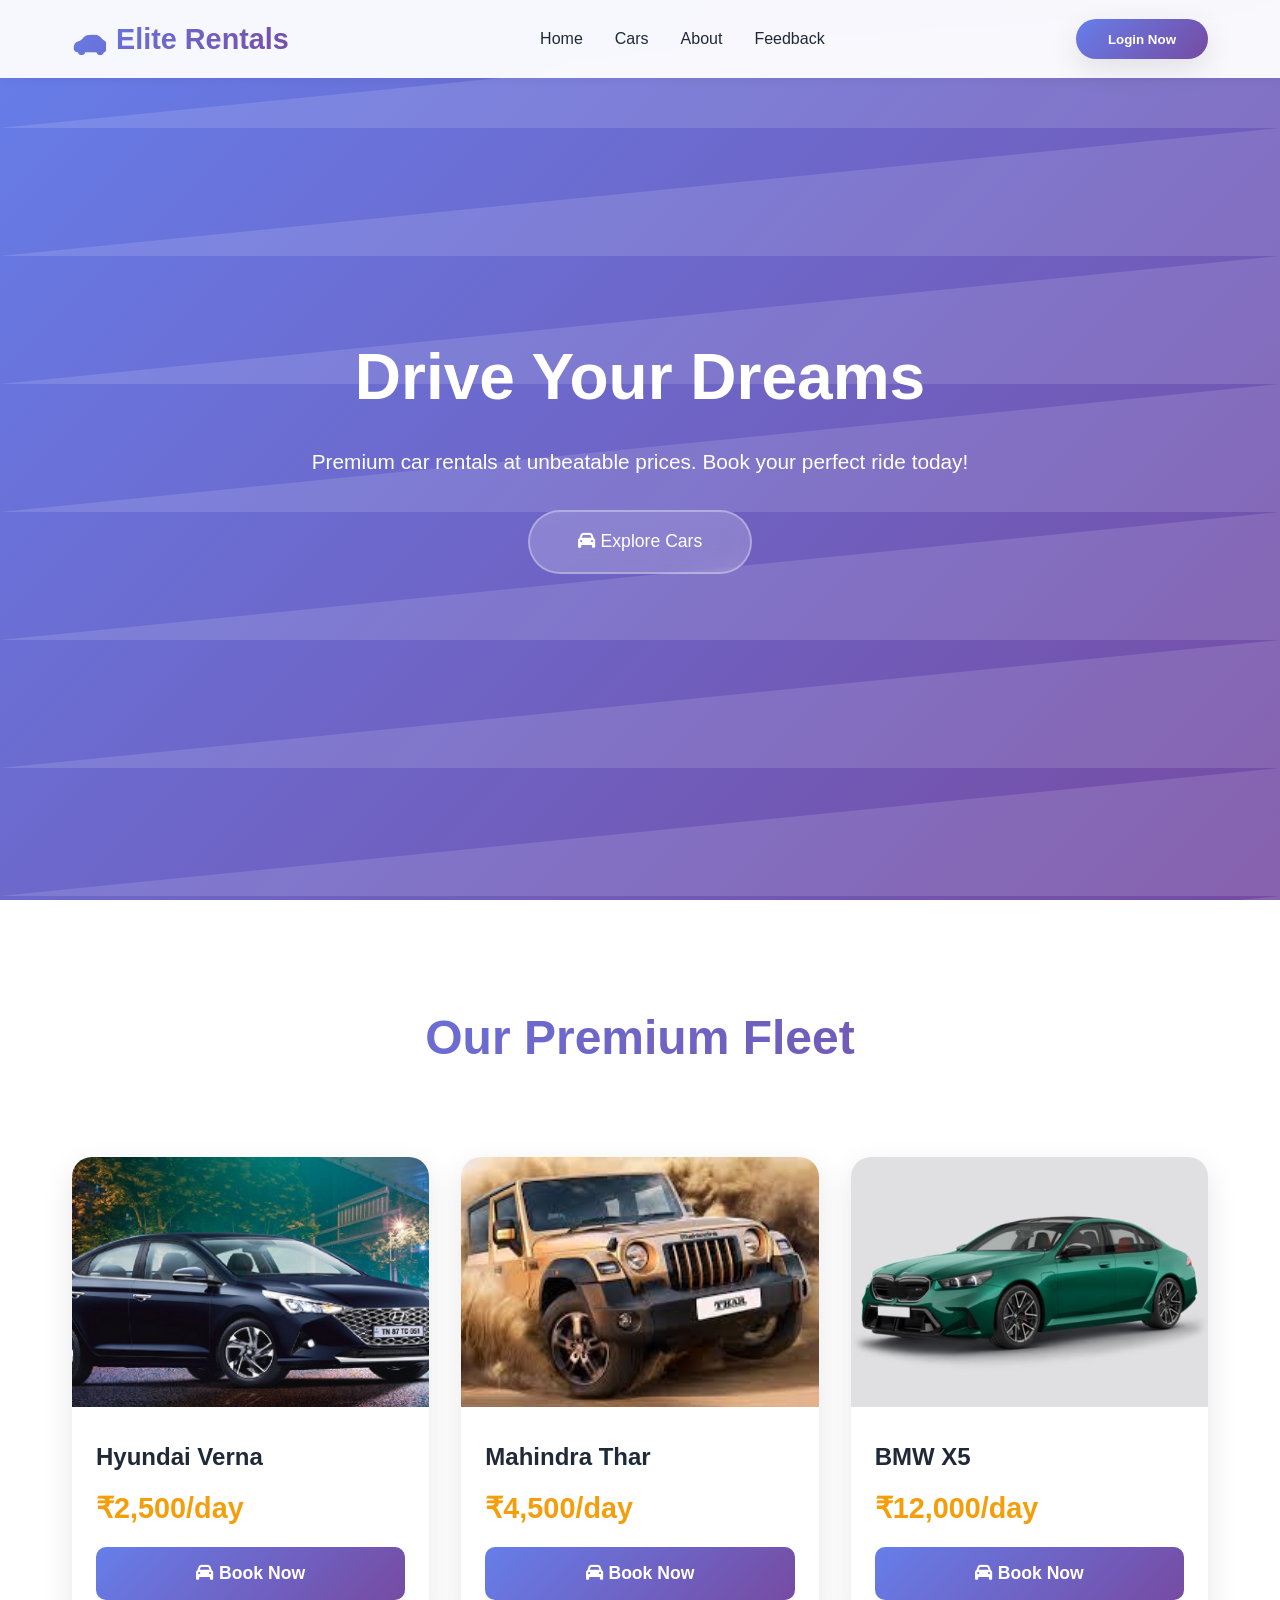
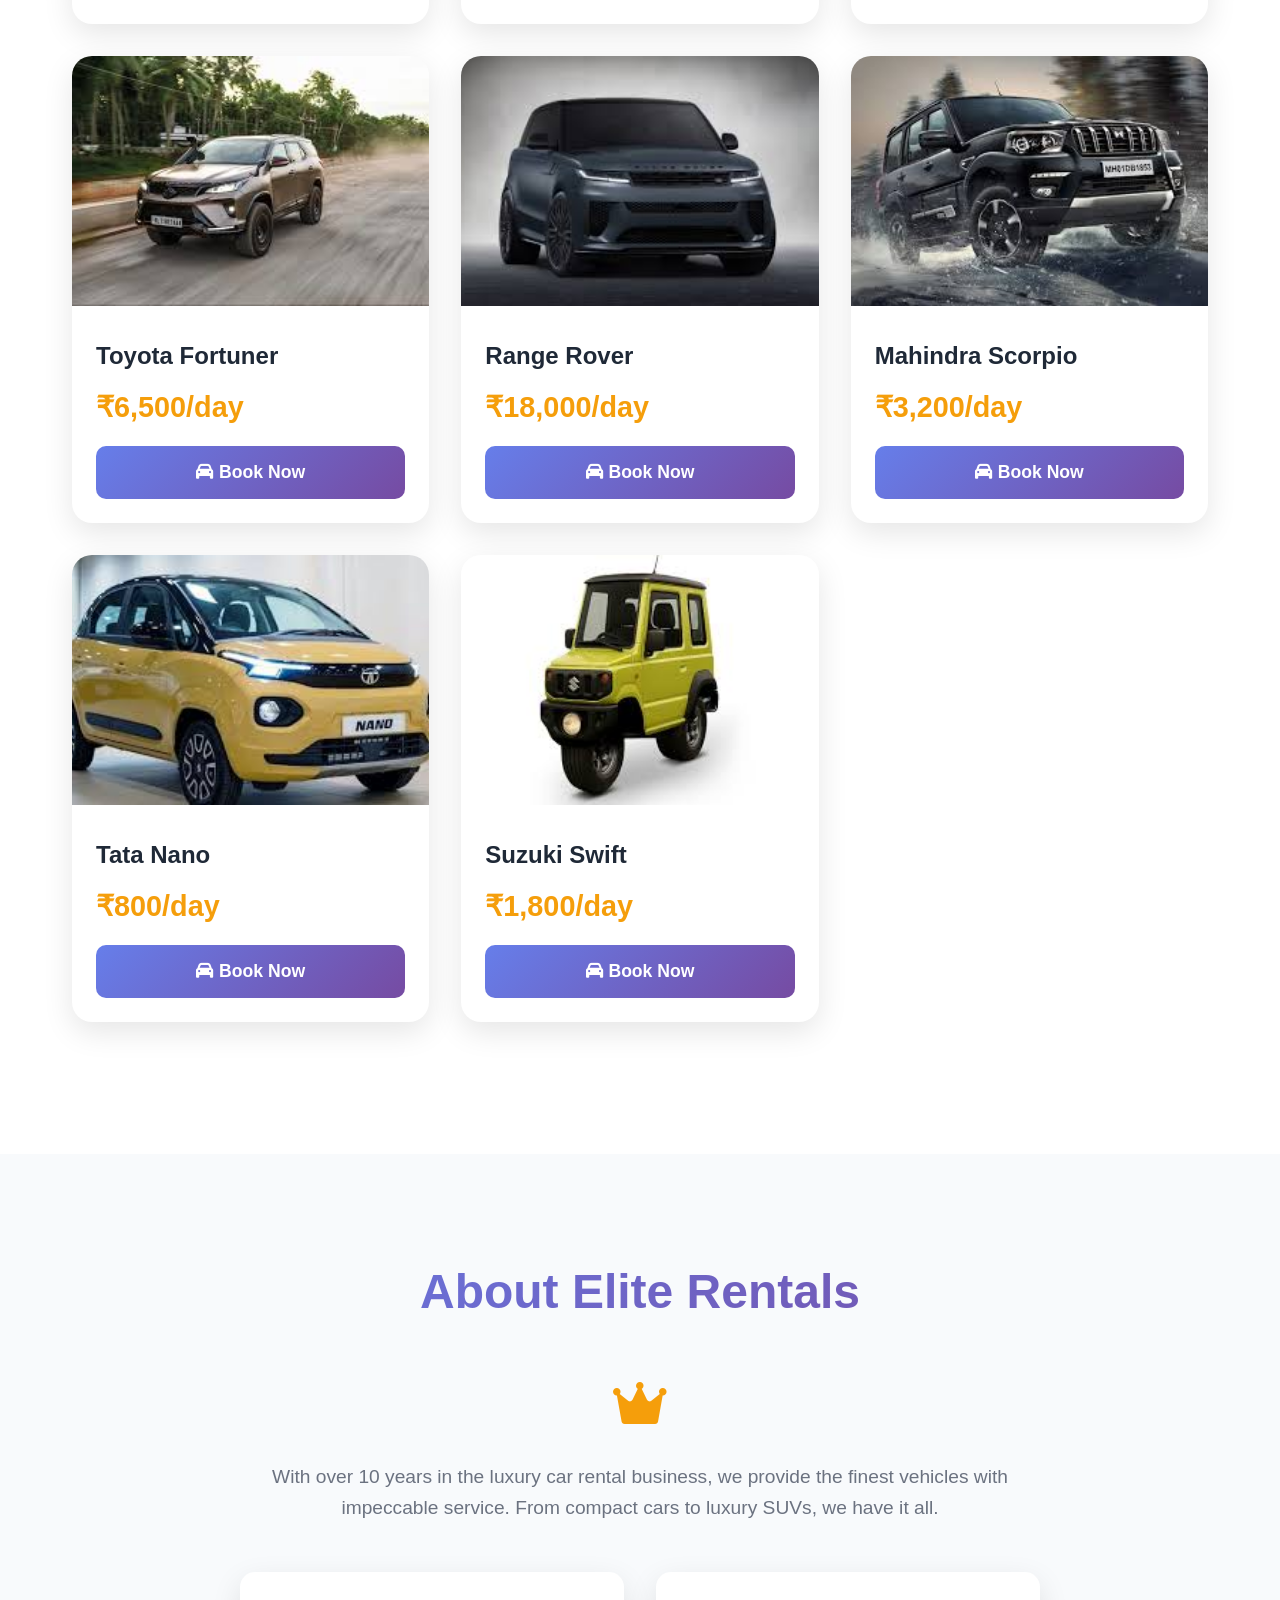
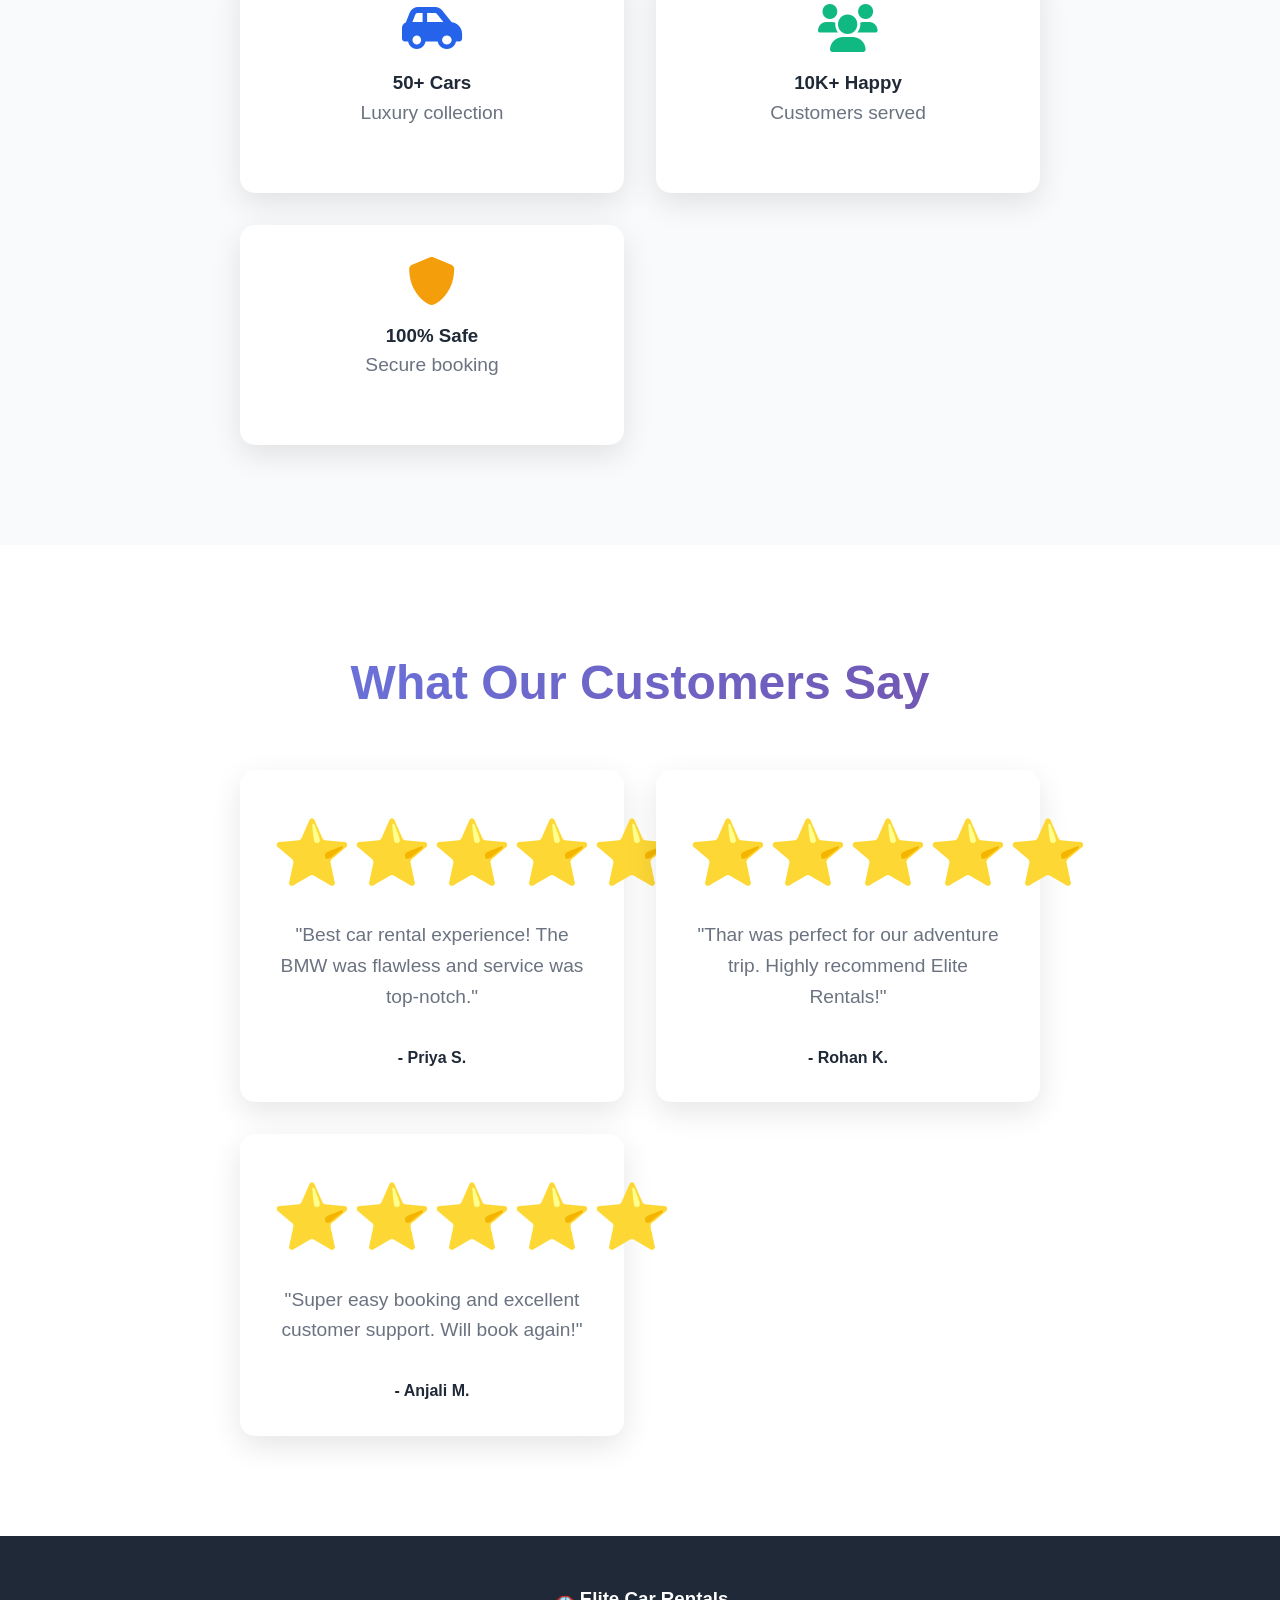
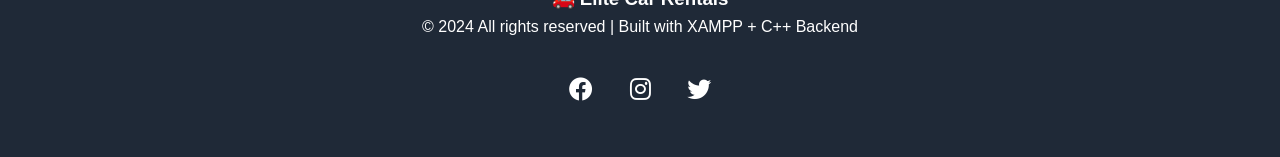
<file: car-booking/index.html>
<!DOCTYPE html>
<html lang="en">
<head>
    <meta charset="UTF-8">
    <meta name="viewport" content="width=device-width, initial-scale=1.0">
    <title>Elite Car Rentals - Premium Car Booking</title>
    <link rel="stylesheet" href="style.css">
    <link rel="stylesheet" href="https://cdnjs.cloudflare.com/ajax/libs/font-awesome/6.0.0/css/all.min.css">
</head>
<body>
    <!-- Header -->
    <header class="header">
        <nav class="nav-container">
            <div class="logo">🚗 Elite Rentals</div>
            <ul class="nav-links">
                <li><a href="#home">Home</a></li>
                <li><a href="#cars">Cars</a></li>
                <li><a href="#about">About</a></li>
                <li><a href="#feedback">Feedback</a></li>
            </ul>
            <button class="login-btn">Login Now</button>
        </nav>
    </header>

    <!-- Login Modal -->
    <div class="modal" id="loginModal">
        <div class="modal-content">
            <span class="close">&times;</span>
            <h2><i class="fas fa-user-lock"></i> Login</h2>
            <form id="loginForm">
                <div class="form-group">
                    <label for="username">Username</label>
                    <input type="text" id="username" required>
                </div>
                <div class="form-group">
                    <label for="password">Password</label>
                    <input type="password" id="password" required>
                </div>
                <p style="font-size: 0.9rem; color: #666; margin-top: 1rem;">
                    Demo: <strong>user</strong> / <strong>1234</strong>
                </p>
                <button type="submit" class="login-submit">
                    <i class="fas fa-sign-in-alt"></i> Login
                </button>
            </form>
        </div>
    </div>

    <!-- Confirmation Card -->
    <div class="confirmation-card" id="confirmationCard">
        <!-- Dynamic content -->
    </div>

    <!-- Hero Section -->
    <section id="home" class="hero">
        <div class="hero-content">
            <h1>Drive Your Dreams</h1>
            <p>Premium car rentals at unbeatable prices. 
               Book your perfect ride today!</p>
            <button class="explore-btn">
                <i class="fas fa-car"></i> Explore Cars
            </button>
        </div>
    </section>

    <!-- Cars Section -->
    <section id="cars" class="section">
        <div class="container">
            <h2 class="section-title">Our Premium Fleet</h2>
            <div class="cars-grid">
                <!-- Dynamic cards generated by JS -->
            </div>
        </div>
    </section>

    <!-- About Section -->
    <section id="about" class="section" style="background: var(--light-color);">
        <div class="container">
            <h2 class="section-title">About Elite Rentals</h2>
            <div class="about-content">
                <p><i class="fas fa-crown" style="color: var(--accent-color); font-size: 3rem;"></i></p>
                <p>With over 10 years in the luxury car rental business, 
                   we provide the finest vehicles with impeccable service. 
                   From compact cars to luxury SUVs, we have it all.</p>
                <div style="display: grid; grid-template-columns: repeat(auto-fit, minmax(250px, 1fr)); gap: 2rem; margin-top: 3rem;">
                    <div style="text-align: center; padding: 2rem; background: white; border-radius: 15px; box-shadow: var(--shadow);">
                        <i class="fas fa-car-side" style="font-size: 3rem; color: var(--primary-color); margin-bottom: 1rem;"></i>
                        <h3>50+ Cars</h3>
                        <p>Luxury collection</p>
                    </div>
                    <div style="text-align: center; padding: 2rem; background: white; border-radius: 15px; box-shadow: var(--shadow);">
                        <i class="fas fa-users" style="font-size: 3rem; color: var(--success-color); margin-bottom: 1rem;"></i>
                        <h3>10K+ Happy</h3>
                        <p>Customers served</p>
                    </div>
                    <div style="text-align: center; padding: 2rem; background: white; border-radius: 15px; box-shadow: var(--shadow);">
                        <i class="fas fa-shield-alt" style="font-size: 3rem; color: var(--accent-color); margin-bottom: 1rem;"></i>
                        <h3>100% Safe</h3>
                        <p>Secure booking</p>
                    </div>
                </div>
            </div>
        </div>
    </section>

    <!-- Feedback Section -->
    <section id="feedback" class="section">
        <div class="container">
            <h2 class="section-title">What Our Customers Say</h2>
            <div class="feedback-content">
                <div style="display: grid; grid-template-columns: repeat(auto-fit, minmax(300px, 1fr)); gap: 2rem;">
                    <div style="background: white; padding: 2rem; border-radius: 15px; box-shadow: var(--shadow); text-align: center;">
                        <div style="font-size: 4rem; color: var(--primary-color); margin-bottom: 1rem;">⭐⭐⭐⭐⭐</div>
                        <p>"Best car rental experience! The BMW was flawless and service was top-notch."</p>
                        <div style="margin-top: 1.5rem; font-weight: bold; color: var(--dark-color);">- Priya S.</div>
                    </div>
                    <div style="background: white; padding: 2rem; border-radius: 15px; box-shadow: var(--shadow); text-align: center;">
                        <div style="font-size: 4rem; color: var(--primary-color); margin-bottom: 1rem;">⭐⭐⭐⭐⭐</div>
                        <p>"Thar was perfect for our adventure trip. Highly recommend Elite Rentals!"</p>
                        <div style="margin-top: 1.5rem; font-weight: bold; color: var(--dark-color);">- Rohan K.</div>
                    </div>
                    <div style="background: white; padding: 2rem; border-radius: 15px; box-shadow: var(--shadow); text-align: center;">
                        <div style="font-size: 4rem; color: var(--primary-color); margin-bottom: 1rem;">⭐⭐⭐⭐⭐</div>
                        <p>"Super easy booking and excellent customer support. Will book again!"</p>
                        <div style="margin-top: 1.5rem; font-weight: bold; color: var(--dark-color);">- Anjali M.</div>
                    </div>
                </div>
            </div>
        </div>
    </section>

    <!-- Footer -->
    <footer style="background: var(--dark-color); color: white; text-align: center; padding: 3rem 0;">
        <div class="container">
            <h3>🚗 Elite Car Rentals</h3>
            <p>&copy; 2024 All rights reserved | Built with XAMPP + C++ Backend</p>
            <div style="margin-top: 2rem;">
                <a href="#" style="color: white; margin: 0 1rem; font-size: 1.5rem;"><i class="fab fa-facebook"></i></a>
                <a href="#" style="color: white; margin: 0 1rem; font-size: 1.5rem;"><i class="fab fa-instagram"></i></a>
                <a href="#" style="color: white; margin: 0 1rem; font-size: 1.5rem;"><i class="fab fa-twitter"></i></a>
            </div>
        </div>
    </footer>

    <script src="script.js"></script>
</body>
</html>
</file>
<file: car-booking/style.css>
/* style.css - Professional Car Booking UI */
* {
    margin: 0;
    padding: 0;
    box-sizing: border-box;
}

:root {
    --primary-color: #2563eb;
    --secondary-color: #1e40af;
    --accent-color: #f59e0b;
    --success-color: #10b981;
    --danger-color: #ef4444;
    --dark-color: #1f2937;
    --light-color: #f8fafc;
    --shadow: 0 10px 30px rgba(0,0,0,0.1);
    --shadow-hover: 0 20px 40px rgba(0,0,0,0.2);
    --gradient: linear-gradient(135deg, #667eea 0%, #764ba2 100%);
    --gradient-hover: linear-gradient(135deg, #5a67d8 0%, #6b46c1 100%);
}

html {
    scroll-behavior: smooth;
}

body {
    font-family: 'Segoe UI', Tahoma, Geneva, Verdana, sans-serif;
    line-height: 1.6;
    color: var(--dark-color);
    overflow-x: hidden;
}

/* Header & Navigation */
.header {
    position: fixed;
    top: 0;
    width: 100%;
    background: rgba(255,255,255,0.95);
    backdrop-filter: blur(10px);
    z-index: 1000;
    padding: 1rem 0;
    box-shadow: var(--shadow);
    transition: all 0.3s ease;
}

.nav-container {
    max-width: 1200px;
    margin: 0 auto;
    display: flex;
    justify-content: space-between;
    align-items: center;
    padding: 0 2rem;
}

.logo {
    font-size: 1.8rem;
    font-weight: bold;
    background: var(--gradient);
    -webkit-background-clip: text;
    -webkit-text-fill-color: transparent;
    background-clip: text;
}

.login-btn {
    padding: 0.8rem 2rem;
    background: var(--gradient);
    color: white;
    border: none;
    border-radius: 50px;
    font-weight: 600;
    cursor: pointer;
    transition: all 0.3s ease;
    box-shadow: var(--shadow);
}

.login-btn:hover {
    transform: translateY(-2px);
    box-shadow: var(--shadow-hover);
}

.nav-links {
    display: flex;
    list-style: none;
    gap: 2rem;
}

.nav-links a {
    text-decoration: none;
    color: var(--dark-color);
    font-weight: 500;
    transition: color 0.3s ease;
    position: relative;
}

.nav-links a:hover {
    color: var(--primary-color);
}

.nav-links a::after {
    content: '';
    position: absolute;
    width: 0;
    height: 2px;
    bottom: -5px;
    left: 0;
    background: var(--gradient);
    transition: width 0.3s ease;
}

.nav-links a:hover::after {
    width: 100%;
}

/* Main Container */
.container {
    max-width: 1200px;
    margin: 0 auto;
    padding: 0 2rem;
}

/* Hero Section */
.hero {
    height: 100vh;
    background: var(--gradient);
    display: flex;
    align-items: center;
    justify-content: center;
    text-align: center;
    color: white;
    position: relative;
    overflow: hidden;
}

.hero::before {
    content: '';
    position: absolute;
    top: 0;
    left: 0;
    right: 0;
    bottom: 0;
    background: url('data:image/svg+xml,<svg xmlns="http://www.w3.org/2000/svg" viewBox="0 0 1000 100" fill="%23ffffff20"><polygon points="0,100 1000,0 1000,100"/></svg>');
    animation: moveBg 20s linear infinite;
}

@keyframes moveBg {
    0% { transform: translateX(0); }
    100% { transform: translateX(-1000px); }
}

.hero-content h1 {
    font-size: 4rem;
    margin-bottom: 1rem;
    animation: fadeInUp 1s ease;
}

.hero-content p {
    font-size: 1.3rem;
    margin-bottom: 2rem;
    animation: fadeInUp 1s ease 0.2s both;
}

.explore-btn {
    padding: 1.2rem 3rem;
    font-size: 1.1rem;
    background: rgba(255,255,255,0.2);
    color: white;
    border: 2px solid rgba(255,255,255,0.3);
    border-radius: 50px;
    cursor: pointer;
    transition: all 0.3s ease;
    backdrop-filter: blur(10px);
    animation: fadeInUp 1s ease 0.4s both;
}

.explore-btn:hover {
    background: white;
    color: var(--dark-color);
    transform: translateY(-5px);
    box-shadow: var(--shadow-hover);
}

/* Sections */
section {
    padding: 100px 0;
}

.section-title {
    text-align: center;
    font-size: 3rem;
    margin-bottom: 3rem;
    background: var(--gradient);
    -webkit-background-clip: text;
    -webkit-text-fill-color: transparent;
    background-clip: text;
}

/* Cars Grid */
.cars-grid {
    display: grid;
    grid-template-columns: repeat(auto-fit, minmax(300px, 1fr));
    gap: 2rem;
    padding: 2rem 0;
}

.car-card {
    background: white;
    border-radius: 20px;
    overflow: hidden;
    box-shadow: var(--shadow);
    transition: all 0.4s ease;
    position: relative;
    transform: translateY(0);
}

.car-card:hover {
    transform: translateY(-15px);
    box-shadow: var(--shadow-hover);
}

.car-image {
    width: 100%;
    height: 250px;
    object-fit: cover;
    transition: transform 0.4s ease;
}

.car-card:hover .car-image {
    transform: scale(1.05);
}

.car-info {
    padding: 1.5rem;
}

.car-name {
    font-size: 1.5rem;
    font-weight: bold;
    margin-bottom: 0.5rem;
    color: var(--dark-color);
}

.car-price {
    font-size: 1.8rem;
    font-weight: bold;
    color: var(--accent-color);
    margin-bottom: 1rem;
}

.book-btn {
    width: 100%;
    padding: 1rem;
    background: var(--gradient);
    color: white;
    border: none;
    border-radius: 10px;
    font-size: 1.1rem;
    font-weight: 600;
    cursor: pointer;
    transition: all 0.3s ease;
}

.book-btn:hover {
    transform: translateY(-2px);
    box-shadow: var(--shadow);
}

/* Login Modal */
.modal {
    display: none;
    position: fixed;
    top: 0;
    left: 0;
    width: 100%;
    height: 100%;
    background: rgba(0,0,0,0.7);
    z-index: 2000;
    backdrop-filter: blur(5px);
}

.modal-content {
    position: absolute;
    top: 50%;
    left: 50%;
    transform: translate(-50%, -50%);
    background: white;
    padding: 2rem;
    border-radius: 20px;
    width: 90%;
    max-width: 400px;
    box-shadow: var(--shadow-hover);
    animation: modalSlideIn 0.3s ease;
}

@keyframes modalSlideIn {
    from {
        opacity: 0;
        transform: translate(-50%, -60%);
    }
    to {
        opacity: 1;
        transform: translate(-50%, -50%);
    }
}

.close {
    position: absolute;
    top: 1rem;
    right: 1.5rem;
    font-size: 2rem;
    cursor: pointer;
    color: #999;
}

.close:hover {
    color: var(--danger-color);
}

.form-group {
    margin-bottom: 1.5rem;
}

.form-group label {
    display: block;
    margin-bottom: 0.5rem;
    font-weight: 600;
}

.form-group input {
    width: 100%;
    padding: 1rem;
    border: 2px solid #e5e7eb;
    border-radius: 10px;
    font-size: 1rem;
    transition: border-color 0.3s ease;
}

.form-group input:focus {
    outline: none;
    border-color: var(--primary-color);
}

.login-submit {
    width: 100%;
    padding: 1rem;
    background: var(--gradient);
    color: white;
    border: none;
    border-radius: 10px;
    font-size: 1.1rem;
    font-weight: 600;
    cursor: pointer;
    transition: all 0.3s ease;
}

.login-submit:hover {
    transform: translateY(-2px);
    box-shadow: var(--shadow);
}

/* Booking Page */
.booking-hero {
    height: 60vh;
    background: var(--gradient);
    display: flex;
    align-items: center;
    justify-content: center;
    text-align: center;
    color: white;
    position: relative;
    margin-bottom: 3rem;
}

.booking-container {
    max-width: 600px;
    margin: 0 auto;
    background: white;
    padding: 3rem;
    border-radius: 20px;
    box-shadow: var(--shadow);
}

.booking-title {
    font-size: 2.5rem;
    margin-bottom: 1rem;
    text-align: center;
    color: var(--dark-color);
}

.booking-image {
    width: 100%;
    max-width: 400px;
    height: 250px;
    object-fit: cover;
    border-radius: 15px;
    margin: 0 auto 2rem;
    display: block;
    box-shadow: var(--shadow);
}

.days-input {
    width: 100%;
    padding: 1.2rem;
    font-size: 1.2rem;
    border: 2px solid #e5e7eb;
    border-radius: 15px;
    text-align: center;
    margin-bottom: 2rem;
    transition: border-color 0.3s ease;
}

.days-input:focus {
    outline: none;
    border-color: var(--primary-color);
    box-shadow: 0 0 0 3px rgba(37, 99, 235, 0.1);
}

.calculate-btn {
    width: 100%;
    padding: 1.2rem;
    background: var(--success-color);
    color: white;
    border: none;
    border-radius: 15px;
    font-size: 1.2rem;
    font-weight: 600;
    cursor: pointer;
    transition: all 0.3s ease;
}

.calculate-btn:hover {
    transform: translateY(-3px);
    box-shadow: var(--shadow-hover);
}

.result {
    margin-top: 2rem;
    padding: 2rem;
    background: var(--light-color);
    border-radius: 15px;
    text-align: center;
    display: none;
}

.result.show {
    display: block;
    animation: fadeIn 0.5s ease;
}

.total-price {
    font-size: 2.5rem;
    font-weight: bold;
    color: var(--success-color);
    margin: 1rem 0;
}

/* Confirmation Card */
.confirmation-card {
    position: fixed;
    top: 120px;
    right: -400px;
    width: 350px;
    background: var(--success-color);
    color: white;
    padding: 1.5rem;
    border-radius: 15px;
    box-shadow: var(--shadow-hover);
    z-index: 1500;
    transition: right 0.5s ease;
}

.confirmation-card.show {
    right: 2rem;
}

.confirm-close {
    position: absolute;
    top: 1rem;
    right: 1rem;
    font-size: 1.5rem;
    cursor: pointer;
    background: rgba(255,255,255,0.2);
    width: 30px;
    height: 30px;
    border-radius: 50%;
    display: flex;
    align-items: center;
    justify-content: center;
}

/* About & Feedback */
.about-content, .feedback-content {
    max-width: 800px;
    margin: 0 auto;
    text-align: center;
}

.about-content p, .feedback-content p {
    font-size: 1.2rem;
    margin-bottom: 2rem;
    color: #6b7280;
}

/* Animations */
@keyframes fadeInUp {
    from {
        opacity: 0;
        transform: translateY(30px);
    }
    to {
        opacity: 1;
        transform: translateY(0);
    }
}

@keyframes fadeIn {
    from { opacity: 0; }
    to { opacity: 1; }
}

/* Responsive Design */
@media (max-width: 768px) {
    .nav-links {
        display: none;
    }
    
    .hero-content h1 {
        font-size: 2.5rem;
    }
    
    .cars-grid {
        grid-template-columns: 1fr;
        gap: 1.5rem;
    }
    
    .section-title {
        font-size: 2rem;
    }
    
    .container {
        padding: 0 1rem;
    }
    
    .confirmation-card {
        width: 90%;
        right: -100%;
    }
    
    .confirmation-card.show {
        right: 1rem;
    }
}

@media (max-width: 480px) {
    .hero-content h1 {
        font-size: 2rem;
    }
    
    .booking-container {
        padding: 2rem 1.5rem;
    }
}

/* Scroll Indicator */
::-webkit-scrollbar {
    width: 8px;
}

::-webkit-scrollbar-track {
    background: #f1f1f1;
}

::-webkit-scrollbar-thumb {
    background: var(--primary-color);
    border-radius: 4px;
}

::-webkit-scrollbar-thumb:hover {
    background: var(--secondary-color);
}
</file>
